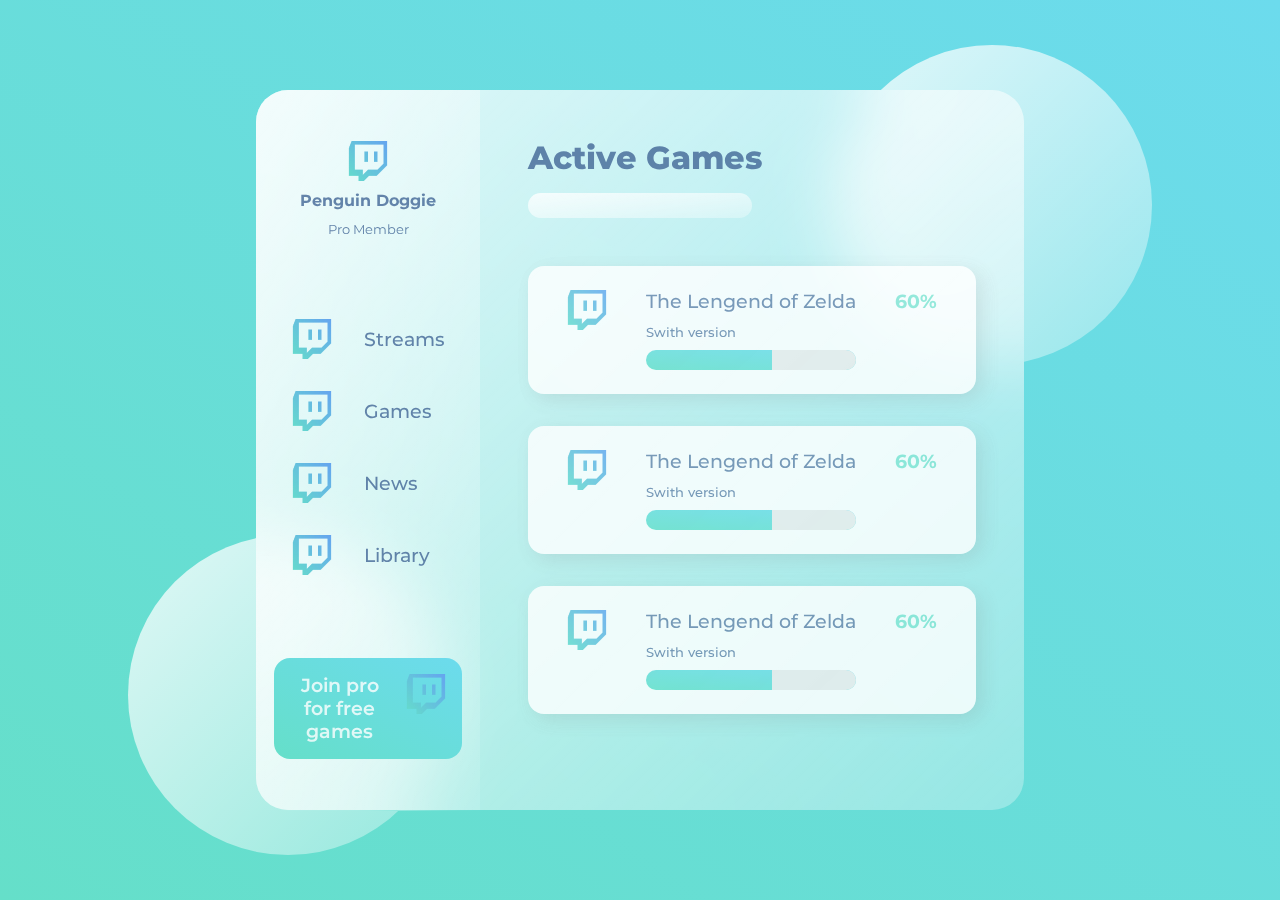
<file: 1-glass-panel/index.html>
<html>

<head>
    <link rel="stylesheet" type="text/css" href="./style.css">
    <link rel="preconnect" href="https://fonts.gstatic.com">
    <link href="https://fonts.googleapis.com/css2?family=Montserrat:wght@300;400;500;600;700;800;900&display=swap"
        rel="stylesheet">
</head>

<body>
    <main>
        <section class="glass">
            <div class="dashboard">
                <div class="user">
                    <div><img src="./twitch.png" alt="" /></div>
                    <h4>Penguin Doggie</h4>
                    <h5>Pro Member</h5>
                </div>
                <div class="links">
                    <div class="link">
                        <img src="./twitch.png" alt="" />
                        <h3>Streams</h3>
                    </div>
                    <div class="link">
                        <img src="./twitch.png" alt="" />
                        <h3>Games</h3>

                    </div>
                    <div class="link">
                        <img src="./twitch.png" alt="" />
                        <h3>News</h3>

                    </div>
                    <div class="link">
                        <img src="./twitch.png" alt="" />
                        <h3>Library</h3>

                    </div>
                </div>

                <div class="pro">
                    <h3>Join pro for free games</h3>
                    <div><img src="./twitch.png" alt="" /></div>
                </div>

            </div>

            <div class="games">
                <div>
                    <h1>Active Games</h1>
                    <input />
                </div>
                <div class="cards">

                    <div class="card">
                        <div><img src="./twitch.png" alt="" /></div>
                        <div class="card-info">
                            <h3>The Lengend of Zelda</h3>
                            <h5>Swith version</h5>
                            <div class="progress"></div>
                        </div>
                        <div class="percentage">
                            <h3>60%</h3>
                        </div>
                    </div>
                    <div class="card">
                        <div><img src="./twitch.png" alt="" /></div>
                        <div class="card-info">
                            <h3>The Lengend of Zelda</h3>
                            <h5>Swith version</h5>
                            <div class="progress"></div>
                        </div>
                        <div class="percentage">
                            <h3>60%</h3>
                        </div>
                    </div>
                    <div class="card">
                        <div><img src="./twitch.png" alt="" /></div>
                        <div class="card-info">
                            <h3>The Lengend of Zelda</h3>
                            <h5>Swith version</h5>
                            <div class="progress"></div>
                        </div>
                        <div class="percentage">
                            <h3>60%</h3>
                        </div>
                    </div>

                </div>

            </div>
        </section>


        <div class="circle1"> </div>
        <div class="circle2"></div>
    </main>


</body>


</html>
</file>
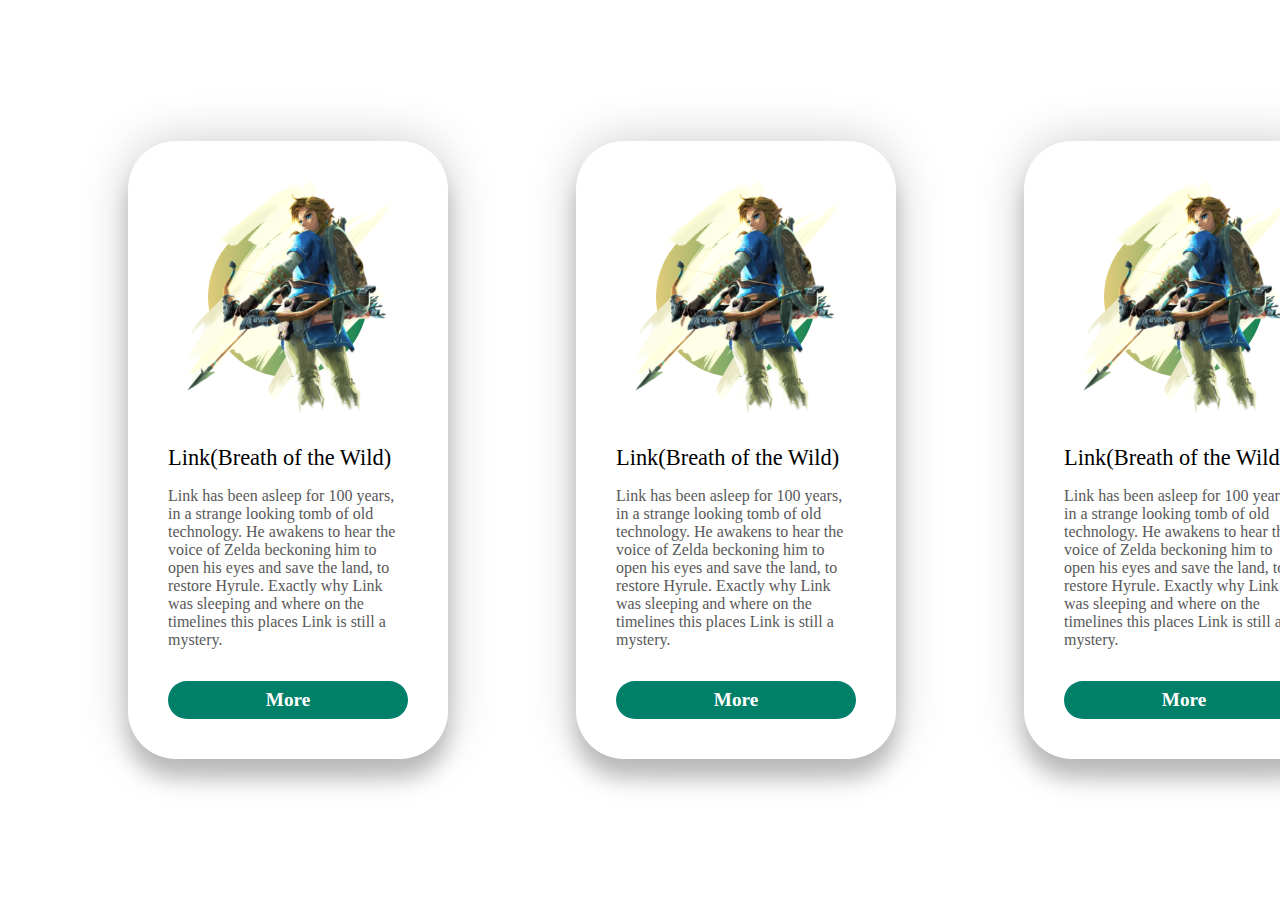
<file: 2-3d-card/index.html>
<!DOCTYPE html>
<html lang="en">

<head>
    <meta charset="UTF-8">
    <meta name="viewport" content="width=device-width, initial-scale=1.0">
    <link rel="stylesheet" href="./styles/style.css">
    <title>Character Card</title>
</head>

<body>
    <div class="container">
        <div class="container-card">
            <div class="card">
                <div class="avatar">
                    <img src="./styles/link.png" alt="">
                    <div class="circle"></div>
                </div>
                <div class="intro">
                    <div class="title">Link(Breath of the Wild)</div>
                    <div class="content">Link has been asleep for 100 years, in a strange looking tomb of old
                        technology. He
                        awakens to hear the voice of Zelda beckoning him to open his eyes and save the land, to restore
                        Hyrule. Exactly why Link was sleeping and where on the timelines this places Link is still a
                        mystery.
                    </div>
                </div>
                <a href="https://characterprofile.fandom.com/wiki/Link_(Breath_of_the_Wild)"><button
                        class="more">More</button></a>
            </div>
        </div>
        <div class="container-card">
            <div class="card">
                <div class="avatar">
                    <img src="./styles/link.png" alt="">
                    <div class="circle"></div>
                </div>
                <div class="intro">
                    <div class="title">Link(Breath of the Wild)</div>
                    <div class="content">Link has been asleep for 100 years, in a strange looking tomb of old
                        technology. He
                        awakens to hear the voice of Zelda beckoning him to open his eyes and save the land, to restore
                        Hyrule. Exactly why Link was sleeping and where on the timelines this places Link is still a
                        mystery.
                    </div>
                </div>
                <a href="https://characterprofile.fandom.com/wiki/Link_(Breath_of_the_Wild)"><button
                        class="more">More</button></a>
            </div>
        </div>
        <div class="container-card">
            <div class="card">
                <div class="avatar">
                    <img src="./styles/link.png" alt="">
                    <div class="circle"></div>
                </div>
                <div class="intro">
                    <div class="title">Link(Breath of the Wild)</div>
                    <div class="content">Link has been asleep for 100 years, in a strange looking tomb of old
                        technology. He
                        awakens to hear the voice of Zelda beckoning him to open his eyes and save the land, to restore
                        Hyrule. Exactly why Link was sleeping and where on the timelines this places Link is still a
                        mystery.
                    </div>
                </div>
                <a href="https://characterprofile.fandom.com/wiki/Link_(Breath_of_the_Wild)"><button
                        class="more">More</button></a>
            </div>
        </div>
        <div class="container-card">
            <div class="card">
                <div class="avatar">
                    <img src="./styles/link.png" alt="">
                    <div class="circle"></div>
                </div>
                <div class="intro">
                    <div class="title">Link(Breath of the Wild)</div>
                    <div class="content">Link has been asleep for 100 years, in a strange looking tomb of old
                        technology. He
                        awakens to hear the voice of Zelda beckoning him to open his eyes and save the land, to restore
                        Hyrule. Exactly why Link was sleeping and where on the timelines this places Link is still a
                        mystery.
                    </div>
                </div>
                <a href="https://characterprofile.fandom.com/wiki/Link_(Breath_of_the_Wild)"><button
                        class="more">More</button></a>
            </div>
        </div>
    </div>
</body>

</html>
</file>
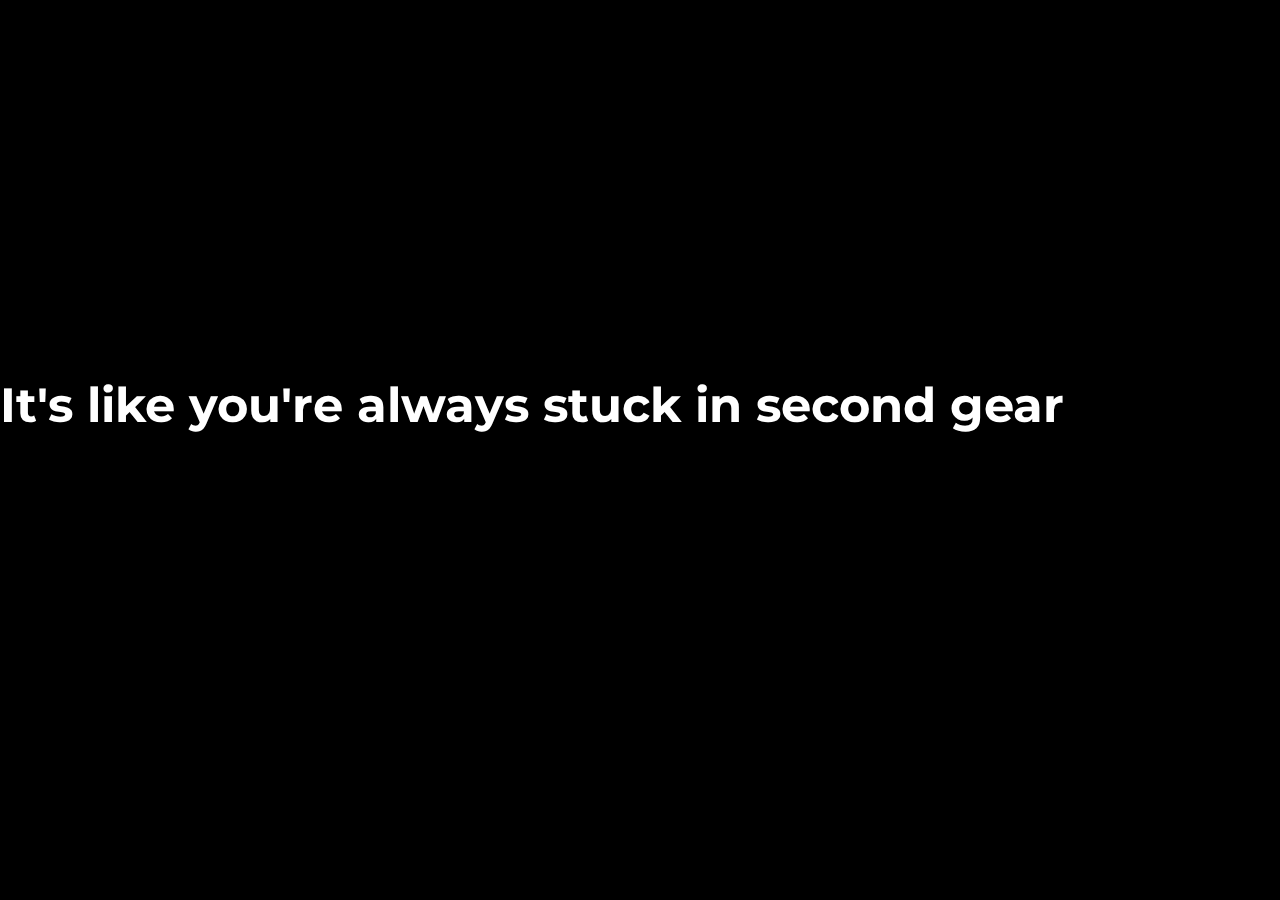
<file: 3-splash-page-animation/index.html>
<!DOCTYPE html>
<html lang="en">

<head>
    <meta charset="UTF-8">
    <meta name="viewport" content="width=device-width, initial-scale=1.0">
    <link rel="stylesheet" href="./style/style.css">
    <link rel="preconnect" href="https://fonts.gstatic.com">
    <link href="https://fonts.googleapis.com/css2?family=Lobster+Two:wght@400;700&display=swap" rel="stylesheet">
    <link rel="preconnect" href="https://fonts.gstatic.com">
    <link href="https://fonts.googleapis.com/css2?family=Montserrat:wght@300;400;500;600;700&display=swap"
        rel="stylesheet">
    <title>Splash Page Animation</title>
</head>

<body>

    <div class="splash">
        <div class="splash-text">
            <div class="hide"><span>It's like you're always stuck in second gear</span></div>
            <div class="hide"><span>When it hasn't been your day, your week, your month</span></div>
            <div class="hide"><span>Or even your year, but...</span></div>
        </div>
    </div>

    <div class="slider"><img src="./public/splash.jpg" alt="" /></div>

    <main>
        <section>
            <nav>
                <div class="logo">
                    <img src="./public/logo.png" />
                    <!-- -Friends- -->
                </div>
                <ul class="nav-links">
                    <li><a href="">Home</a></li>
                    <li><a href="">Explore</a></li>
                    <li><a href="">Explore</a></li>
                    <li><a href="">Explore</a></li>
                    <li><a href="">Explore</a></li>
                    <li><a href="">About</a></li>
                </ul>
                <div class="signin">
                    <a href="">Sign In</a>
                </div>
            </nav>
        </section>

        <section>
            <div class="banner">
                <div class="banner-content">
                    <div class="banner-title">I'll be there for you</div>
                    <div class="banner-text">
                        When the rain starts to pour <br>
                        I'll be there for you <br>
                        Like I've been there before <br>
                        I'll be there for you <br>
                        Cause you're there for me too~~~ <br>
                    </div>
                </div>
                <div class="banner-img"><img src="./public/banner.png" alt="" /></div>
            </div>
        </section>
    </main>
    <script src="https://cdnjs.cloudflare.com/ajax/libs/gsap/3.6.0/gsap.min.js"></script>
    <script src="./app.js"></script>
</body>

</html>
</file>
<file: 1-glass-panel/style.css>
* {
    margin: 0;
    padding: 0;
    font-family: 'Montserrat', sans-serif;
}

h1, h2, h3, h4, h5 {
    color: #426696;
    opacity: 0.8;
    font-weight: 500;
}

.img {
    object-fit: cover;
    width: 100%;

}

main {
    min-height: 100vh;
    background: linear-gradient(to right top, #65dfc9, #6cdbed);
    display: flex;
    align-items: center;
    justify-content: center;
}

.glass {
    width: 60%;
    min-width: 80vh;
    min-height: 80vh;
    background-color: white;
    background: linear-gradient(
        to right bottom,
        rgb(255, 255, 255, 0.8),
        rgb(255, 255, 255, 0.3)
);
    border-radius: 2rem;
    backdrop-filter: blur(2rem);
    z-index: 1;
    display: flex;
}

.circle1, .circle2 {
    width: 20rem;
    height: 20rem;
    background: linear-gradient(
        to right bottom,
        rgb(255, 255, 255, 0.8),
        rgb(255, 255, 255, 0.3)
);
    border-radius: 50%;
    position: absolute;
}
.circle1 {
    left: 10%;
    bottom: 5vh;
}
.circle2 {
    right: 10%;
    top: 5vh
}

.dashboard {
    background: linear-gradient(
        to right bottom,
        rgb(255, 255, 255, 0.6),
        rgb(255, 255, 255, 0.1)
);
    border-radius: 2rem 0 0 2em;
    flex: 1;
    display: flex;
    flex-direction: column;
    align-items: center;
    justify-content: space-evenly;
    text-align: center;
}
.user{
    height: 6rem;
    display: flex;
    flex-direction: column;
    justify-content: space-between;
}
.user h4 {
    font-weight: 700;
}
.user h5 {
    font-weight: 400;
}
.link {
    display: flex;
    align-items: center;
    margin: 2rem 0rem;
}
.link h3 {
    margin-left: 2rem;
}
.pro {
    width: 70%;
    background: linear-gradient(to right top, #65dfc9, #6cdbed);
    padding: 1rem;
    border-radius: 1rem;
    display: flex;
    justify-content: space-evenly;
}
.pro h3 {
    color: white;
    margin-right: 1rem;
    font-weight: 600;
}


.games {
    flex: 2;
    margin: 3rem;
}
.games h1 {
    font-weight: 800;
}
.games input {
    width: 50%;
    margin-top: 1rem;
    padding: 0.3rem;
    border: none;
    border-radius: 1rem;
    background: linear-gradient(to right bottom, rgba(255,255,255, 0.8), rgb(255,255,255, 0.3));
}
input:focus {
    outline: none;
}

.cards {
    margin: 2rem 0rem;
    padding: 0;
    display: flex;
    flex-direction: column;
    justify-content: space-evenly;
}
.card {
    height: 5rem;
    margin: 1rem 0;
    padding: 1.5rem 0;
    background-color: white;
    opacity: 0.8;
    box-shadow: 6px 6px 20px rgba(122, 122, 122, 0.212);
    border-radius: 1rem;
    display: flex;
    justify-content: space-evenly;
}
.card-info {
    display: flex;
    flex-direction: column;
    justify-content: space-between;
}
.progress {
    width: 100%;
    height: 20px;
    background: linear-gradient(to right top, #65dfc9, #6cdbed);
    border-radius: 1rem;
    position: relative;
    overflow: hidden;
}
.progress::after {
    content: "";
    width: 100%;
    height: 100%;
    background: rgb(236,236,236);
    border-radius: 0 1rem 1rem 0;
    position: absolute;
    margin-left: 60%
}
.percentage h3 {
    color:#65dfc9;
    font-weight: 700;
}
</file>
<file: 2-3d-card/styles/style.css>
* {
  margin: 0;
  padding: 0;
  -webkit-box-sizing: border-box;
          box-sizing: border-box;
  font-family: 'Courgette', cursive;
}

.container {
  margin: auto;
  width: 90vw;
  min-height: 100vh;
  display: -webkit-box;
  display: -ms-flexbox;
  display: flex;
  -webkit-box-pack: space-evenly;
      -ms-flex-pack: space-evenly;
          justify-content: space-evenly;
  -webkit-box-align: center;
      -ms-flex-align: center;
          align-items: center;
}

.container .container-card {
  min-width: 24rem;
  margin: 0 2rem;
  display: -webkit-box;
  display: -ms-flexbox;
  display: flex;
  -webkit-box-pack: center;
      -ms-flex-pack: center;
          justify-content: center;
  -webkit-box-align: center;
      -ms-flex-align: center;
          align-items: center;
}

.container .container-card .card {
  width: 20rem;
  min-height: 50vh;
  padding: 2.5rem;
  border-radius: 3rem;
  -webkit-box-shadow: 0 20px 20px rgba(0, 0, 0, 0.2), 0px 0px 50px rgba(0, 0, 0, 0.2);
          box-shadow: 0 20px 20px rgba(0, 0, 0, 0.2), 0px 0px 50px rgba(0, 0, 0, 0.2);
}

.container .container-card .card .avatar {
  display: -webkit-box;
  display: -ms-flexbox;
  display: flex;
  -webkit-box-pack: center;
      -ms-flex-pack: center;
          justify-content: center;
  -webkit-box-align: center;
      -ms-flex-align: center;
          align-items: center;
}

.container .container-card .card .avatar img {
  width: 13rem;
  z-index: 1;
  -webkit-transition: all 0.75s ease-out;
  transition: all 0.75s ease-out;
}

.container .container-card .card .avatar .circle {
  width: 10rem;
  height: 10rem;
  border-radius: 50%;
  background: -webkit-gradient(linear, left top, right top, from(#E1CC7A), to(#108252));
  background: linear-gradient(to right, #E1CC7A, #108252);
  position: absolute;
  z-index: auto;
}

.container .container-card .card .intro {
  margin: 2rem 0;
}

.container .container-card .card .intro .title {
  font-size: 1.4rem;
  -webkit-transition: all 0.75s ease-out;
  transition: all 0.75s ease-out;
}

.container .container-card .card .intro .content {
  font-size: 1rem;
  color: #585858;
  margin: 1rem 0;
  -webkit-transition: all 0.75s ease-out;
  transition: all 0.75s ease-out;
}

.container .container-card .card .more {
  font-size: 1.2rem;
  font-weight: 700;
  background-color: #008068;
  color: white;
  width: 100%;
  padding: 0.5rem 0rem;
  border: none;
  border-radius: 3rem;
  cursor: pointer;
  outline: none;
  -webkit-transition: all 0.75s ease-out;
  transition: all 0.75s ease-out;
}
/*# sourceMappingURL=style.css.map */
</file>
<file: 3-splash-page-animation/style/style.css>
* {
  margin: 0;
  padding: 0;
  -webkit-box-sizing: border-box;
          box-sizing: border-box;
  font-family: 'Montserrat', sans-serif;
}

* a {
  text-decoration: none;
}

.splash {
  background-color: black;
  width: 100vw;
  height: 100vh;
  position: fixed;
  top: 0;
  left: 0;
  display: -webkit-box;
  display: -ms-flexbox;
  display: flex;
  -webkit-box-pack: center;
      -ms-flex-pack: center;
          justify-content: center;
  -webkit-box-align: center;
      -ms-flex-align: center;
          align-items: center;
}

.splash .splash-text {
  height: 20vh;
  font-size: 3rem;
  font-weight: 700;
  color: white;
  line-height: 5rem;
}

.splash .hide {
  background: black;
  overflow: hidden;
}

.splash .hide span {
  -webkit-transform: translateY(100%);
          transform: translateY(100%);
  display: inline-block;
}

.slider {
  width: 100vw;
  height: 100vh;
  position: fixed;
  top: 0;
  left: 0;
  -webkit-transform: translateY(100vh);
          transform: translateY(100vh);
}

.slider img {
  width: 100%;
  height: 100%;
  -o-object-fit: cover;
     object-fit: cover;
  -o-object-position: center center;
     object-position: center center;
}

main {
  width: 70vw;
  min-height: 100vh;
  margin: 0 auto;
}

main nav {
  height: 20vh;
  display: -webkit-box;
  display: -ms-flexbox;
  display: flex;
  -webkit-box-align: center;
      -ms-flex-align: center;
          align-items: center;
  -webkit-box-pack: justify;
      -ms-flex-pack: justify;
          justify-content: space-between;
}

main nav .logo {
  font-family: 'Lobster Two', cursive;
  font-size: 2rem;
  font-weight: 400;
}

main nav .logo img {
  height: 3rem;
}

main nav .nav-links {
  display: -webkit-box;
  display: -ms-flexbox;
  display: flex;
  list-style: none;
}

main nav .nav-links li {
  margin-left: 3rem;
}

main nav .nav-links li a {
  text-decoration: none;
  color: black;
}

main nav .nav-links li a:hover {
  color: #F2CA0C;
}

main nav .signin a {
  font-size: 1rem;
  font-weight: 600;
  color: #F2CA0C;
  background-color: transparent;
  border-radius: 3rem;
  border: 0.6px solid #F2CA0C;
  padding: 0.5rem 1.5rem;
}

main nav .signin a:hover {
  color: white;
  background-color: #F2CA0C;
}

main .banner {
  padding: 3rem 0;
  display: -webkit-box;
  display: -ms-flexbox;
  display: flex;
  -webkit-box-pack: justify;
      -ms-flex-pack: justify;
          justify-content: space-between;
}

main .banner .banner-content {
  width: 50%;
  display: -webkit-box;
  display: -ms-flexbox;
  display: flex;
  -webkit-box-orient: vertical;
  -webkit-box-direction: normal;
      -ms-flex-direction: column;
          flex-direction: column;
  -webkit-box-pack: space-evenly;
      -ms-flex-pack: space-evenly;
          justify-content: space-evenly;
}

main .banner .banner-content .banner-title {
  font-size: 3rem;
  font-weight: 700;
}

main .banner .banner-content .banner-text {
  font-size: 1rem;
  font-weight: 400;
  line-height: 2rem;
}

main .banner .banner-img img {
  width: 35rem;
}
/*# sourceMappingURL=style.css.map */
</file>
